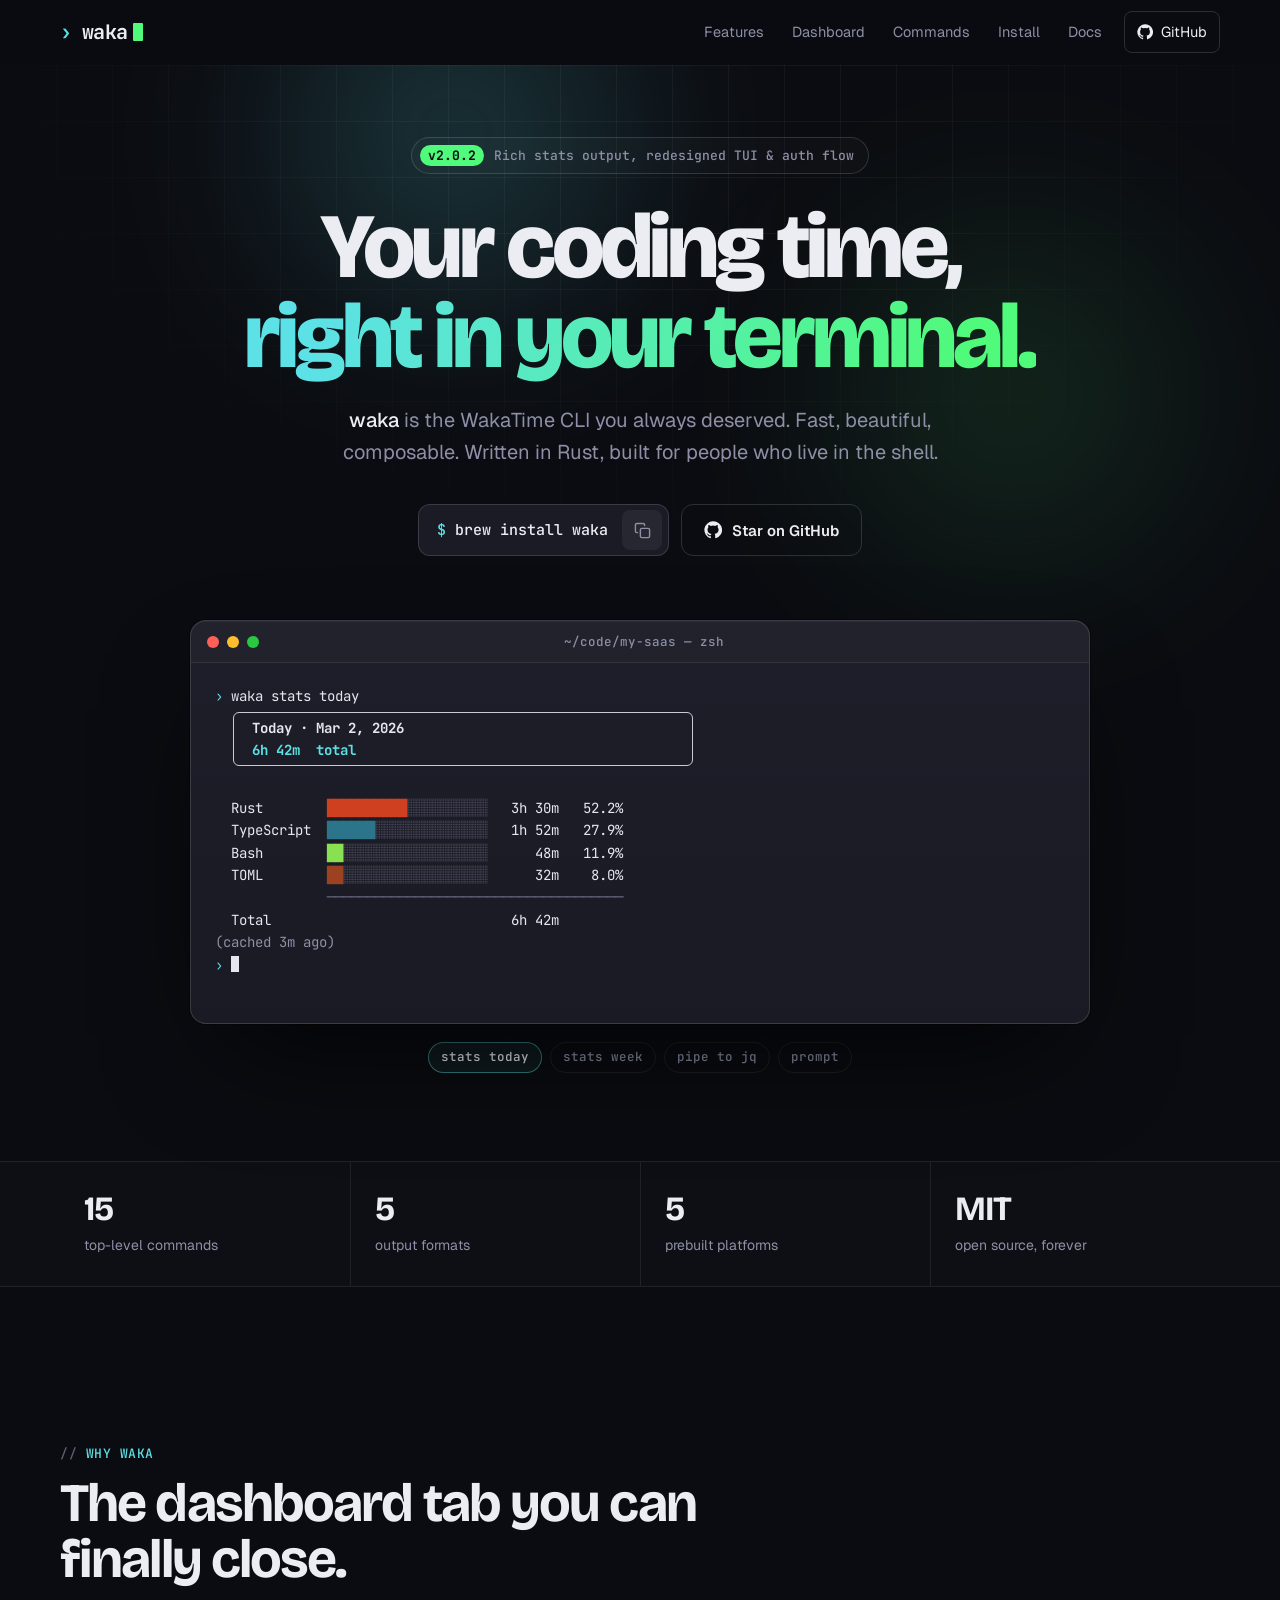
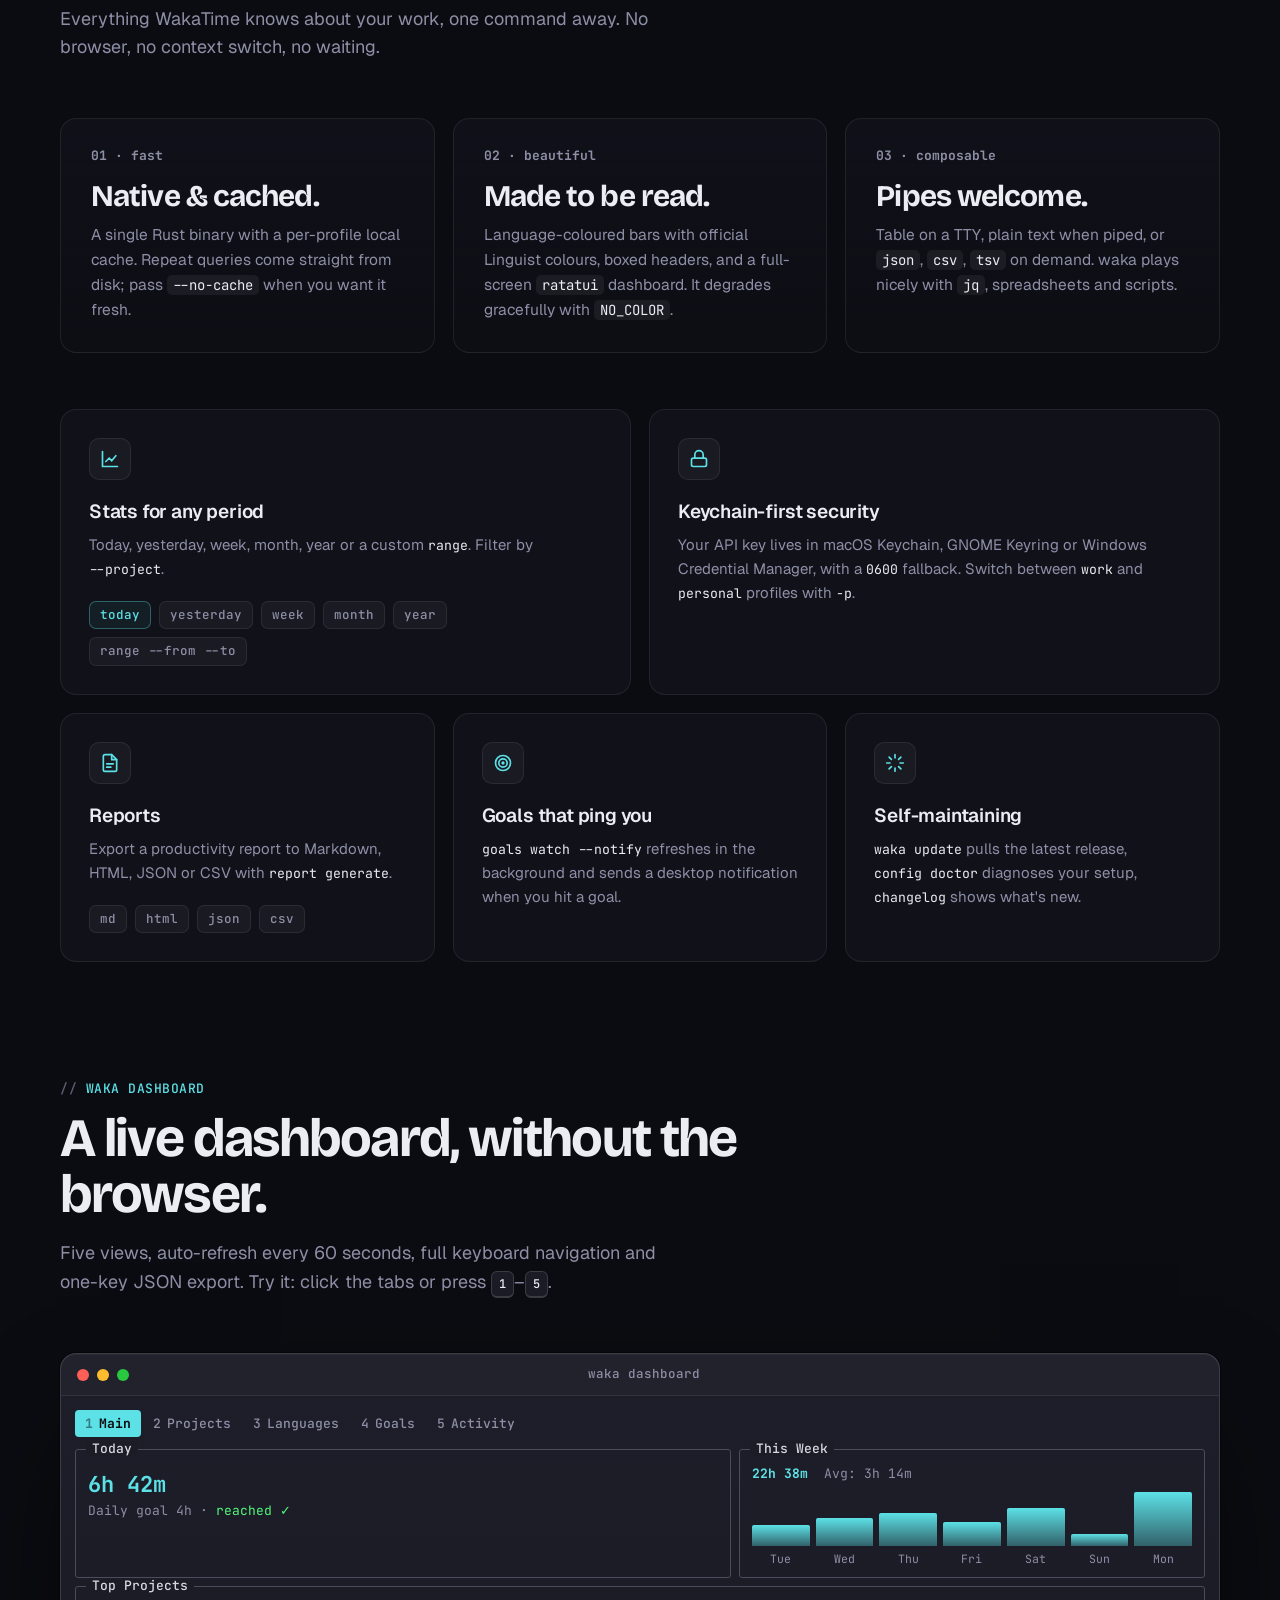
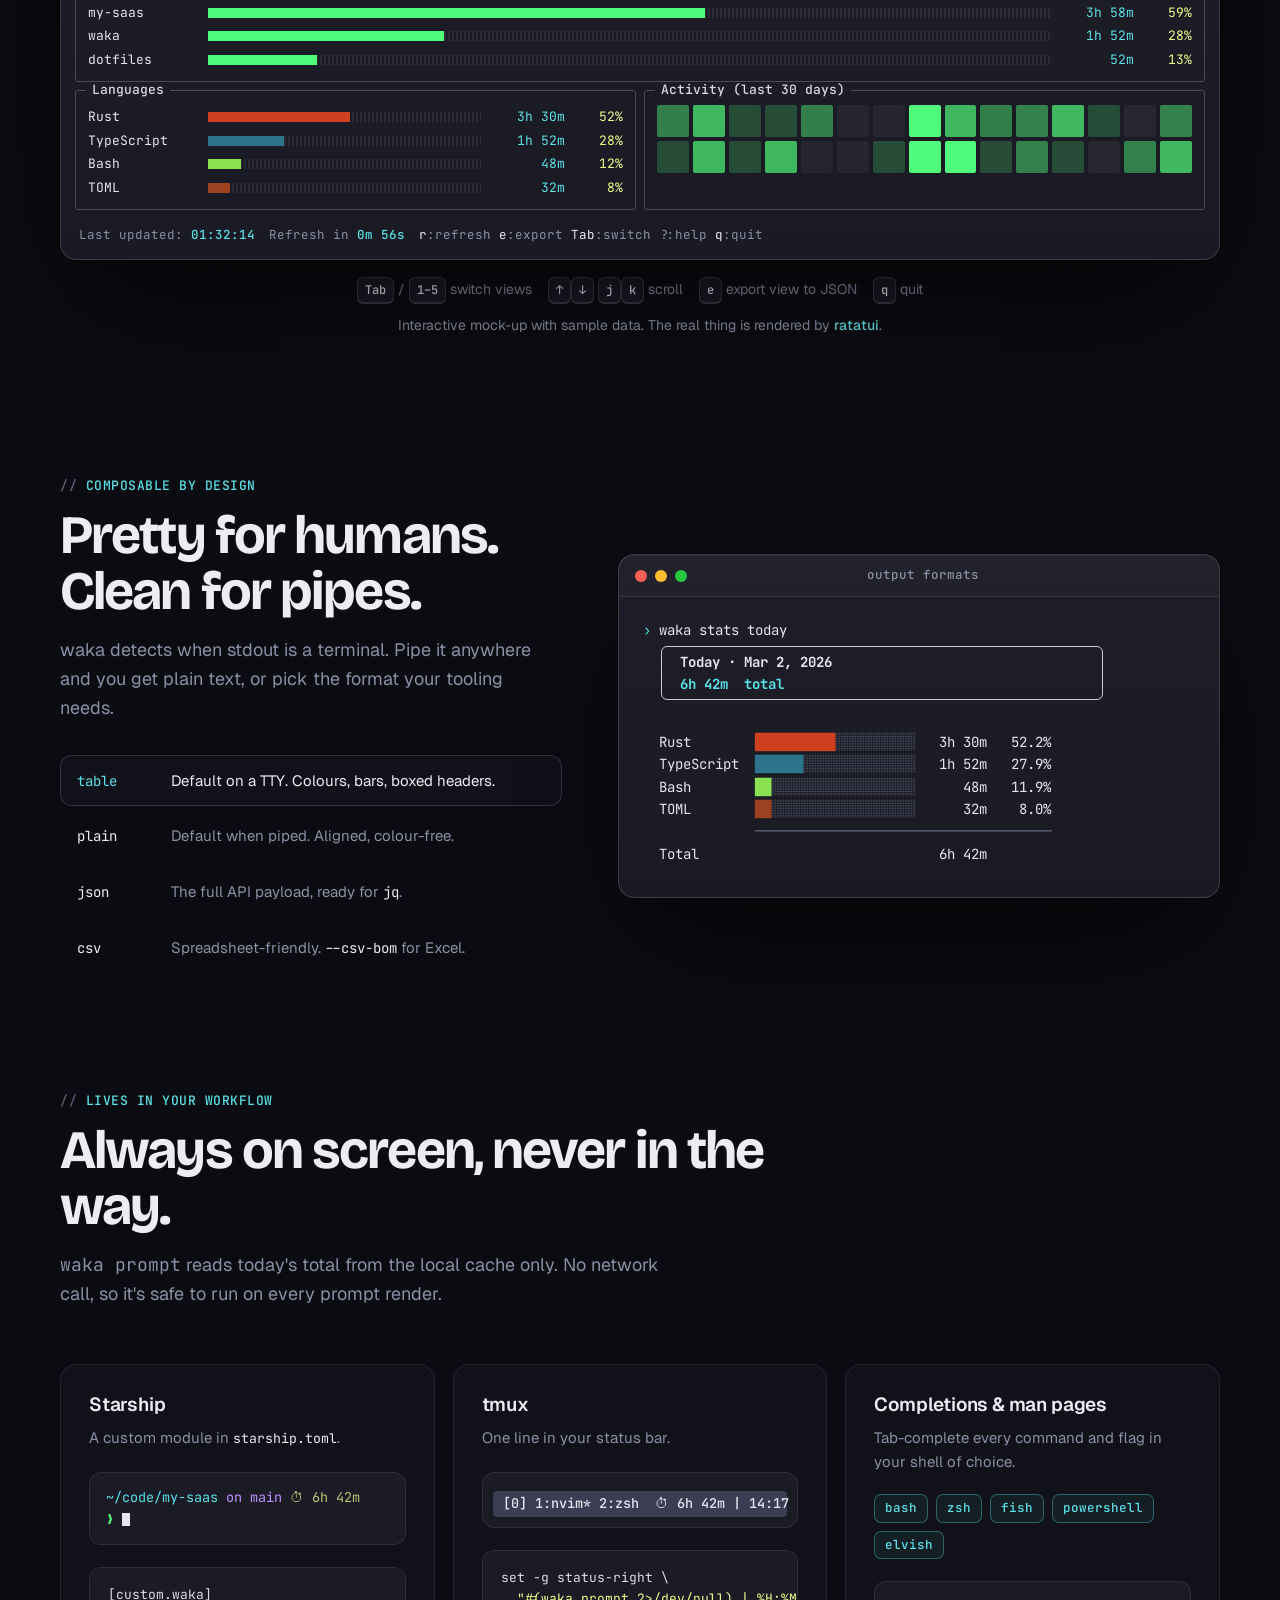
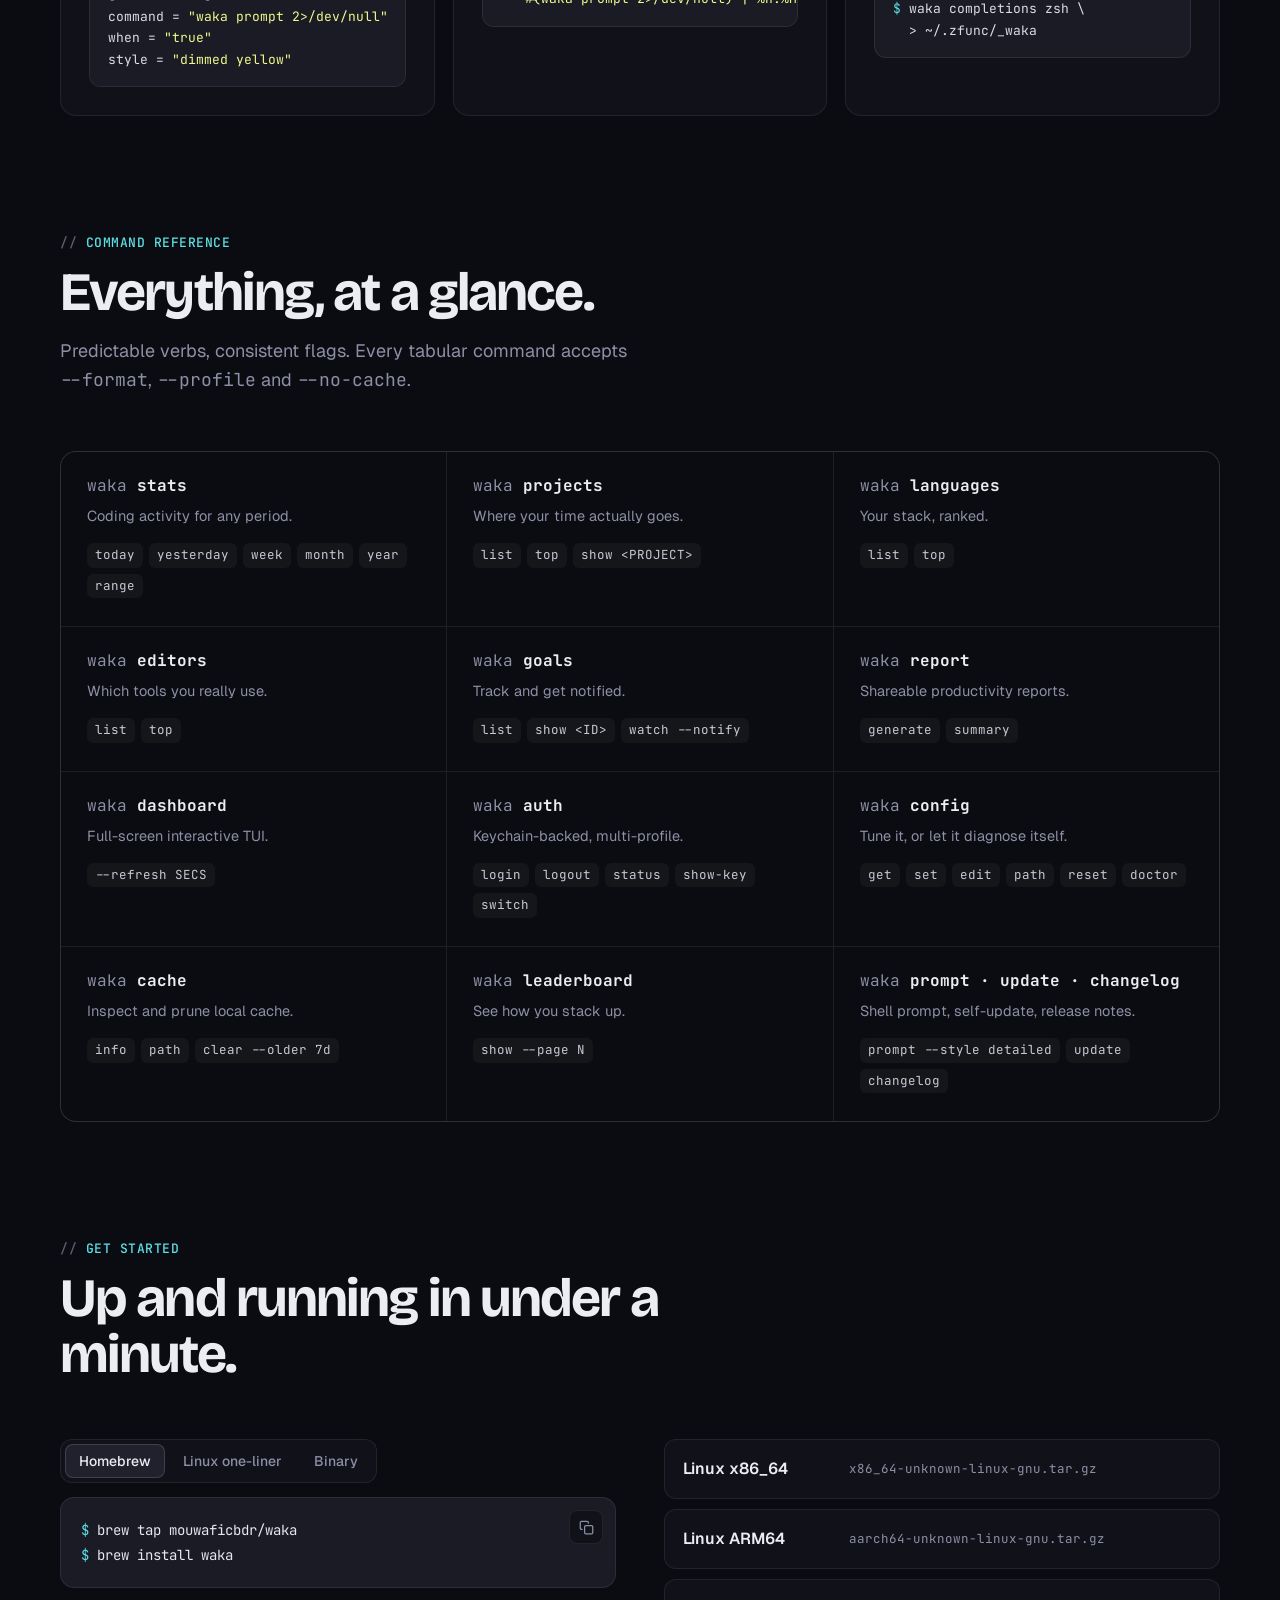
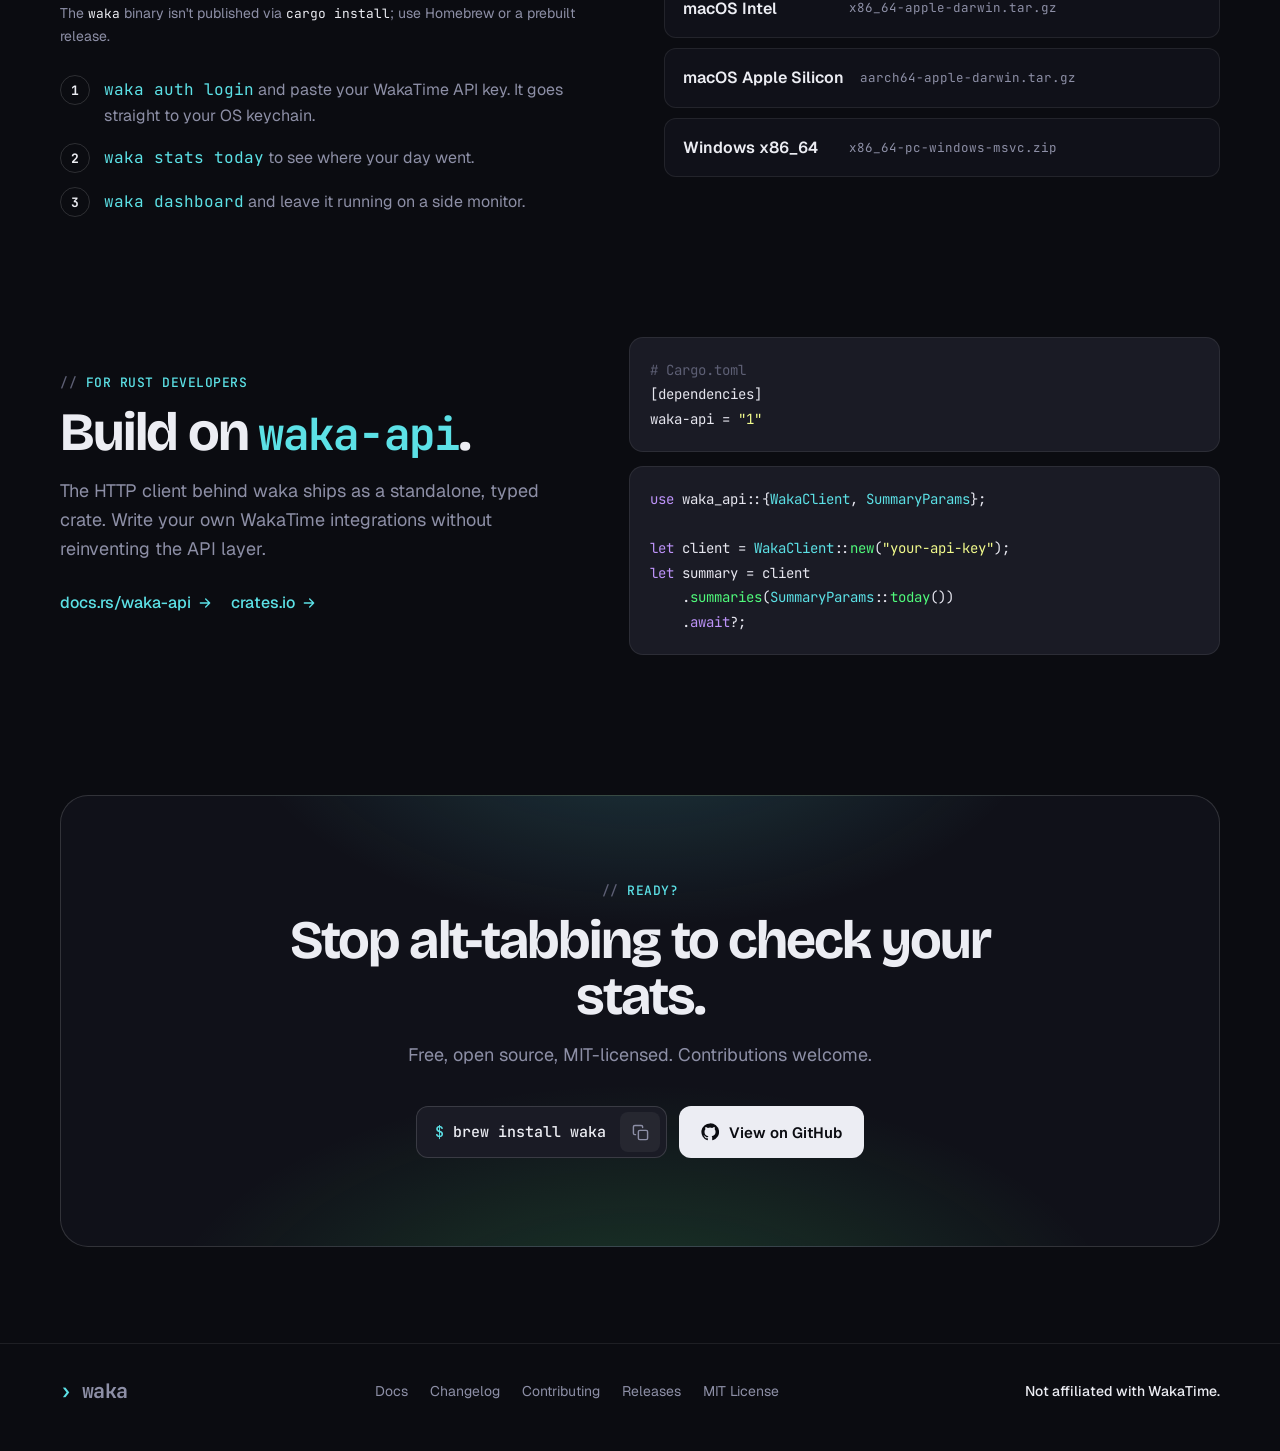
<file: site/index.html>
<!doctype html>
<html lang="en">
<head>
<meta charset="utf-8">
<meta name="viewport" content="width=device-width, initial-scale=1">
<title>waka · The WakaTime CLI you always deserved</title>
<meta name="description" content="waka is a fast, beautiful, composable WakaTime CLI written in Rust. Coding stats, an interactive TUI dashboard, reports and shell prompt integration, all from your terminal.">
<meta name="theme-color" content="#0b0c11">
<meta property="og:title" content="waka · The WakaTime CLI you always deserved">
<meta property="og:description" content="Fast, beautiful, composable. Your WakaTime stats without leaving the terminal.">
<meta property="og:type" content="website">
<meta property="og:url" content="https://mouwaficbdr.github.io/waka/">
<meta property="og:image" content="https://mouwaficbdr.github.io/waka/og.png">
<meta property="og:image:width" content="1200">
<meta property="og:image:height" content="630">
<meta property="og:image:alt" content="waka: the WakaTime CLI you always deserved">
<meta name="twitter:card" content="summary_large_image">
<!-- Release tag baked into this page; the Pages workflow swaps it for the latest release. -->
<meta name="waka-version" content="v2.0.2">
<link rel="icon" href="data:image/svg+xml,%3Csvg xmlns='http://www.w3.org/2000/svg' viewBox='0 0 32 32'%3E%3Crect width='32' height='32' rx='8' fill='%2313141c'/%3E%3Cpath d='M8 11l5 5-5 5' stroke='%235ce1e6' stroke-width='3' fill='none' stroke-linecap='round' stroke-linejoin='round'/%3E%3Crect x='16' y='19' width='9' height='3' rx='1.5' fill='%2350fa7b'/%3E%3C/svg%3E">
<link rel="preconnect" href="https://fonts.googleapis.com">
<link rel="preconnect" href="https://fonts.gstatic.com" crossorigin>
<link href="https://fonts.googleapis.com/css2?family=Bricolage+Grotesque:opsz,wght@12..96,500;12..96,700;12..96,800&family=Geist:wght@400;500;600&family=JetBrains+Mono:wght@400;500;700&display=swap" rel="stylesheet">
<style>
:root {
  color-scheme: dark;
  --bg: #0b0c11;
  --bg-2: #101119;
  --panel: #1a1b25;
  --panel-2: #20212d;
  --line: rgba(255, 255, 255, .08);
  --line-2: rgba(255, 255, 255, .14);
  --text: #ecedf3;
  --muted: #8d8fa6;
  --dim: #5d5f74;
  --cyan: #5ce1e6;
  --green: #50fa7b;
  --yellow: #f1fa8c;
  --red: #ff6e6e;
  --purple: #bd93f9;
  /* GitHub Linguist colours, as used by waka-render */
  --l-rust: rgb(206, 64, 32);
  --l-ts: rgb(43, 116, 137);
  --l-py: rgb(53, 114, 165);
  --l-bash: rgb(137, 224, 81);
  --l-toml: rgb(156, 66, 33);
  --l-md: rgb(8, 63, 185);
  --l-yaml: rgb(203, 65, 84);
  --radius: 16px;
  --display: "Bricolage Grotesque", ui-sans-serif, system-ui, sans-serif;
  --body: "Geist", ui-sans-serif, system-ui, -apple-system, "Segoe UI", sans-serif;
  --mono: "JetBrains Mono", ui-monospace, "SFMono-Regular", Menlo, Consolas, monospace;
}

*, *::before, *::after { box-sizing: border-box; }
html { scroll-behavior: smooth; -webkit-text-size-adjust: 100%; }
body {
  margin: 0;
  background: var(--bg);
  color: var(--text);
  font: 400 16px/1.6 var(--body);
  -webkit-font-smoothing: antialiased;
  overflow-x: hidden;
}
a { color: inherit; text-decoration: none; }
code, kbd, pre { font-family: var(--mono); }
::selection { background: rgba(92, 225, 230, .3); }

.wrap { width: min(1160px, 100% - 32px); margin-inline: auto; }

/* ───────────── Background ───────────── */
.bg-grid {
  position: absolute; inset: 0 0 auto 0; height: 1100px; pointer-events: none; z-index: 0;
  background-image:
    linear-gradient(var(--line) 1px, transparent 1px),
    linear-gradient(90deg, var(--line) 1px, transparent 1px);
  background-size: 56px 56px;
  mask-image: radial-gradient(ellipse 70% 60% at 50% 0%, #000 30%, transparent 75%);
  -webkit-mask-image: radial-gradient(ellipse 70% 60% at 50% 0%, #000 30%, transparent 75%);
  opacity: .55;
}
.bg-glow {
  position: absolute; pointer-events: none; z-index: 0; filter: blur(90px); opacity: .5;
  width: 620px; height: 420px; border-radius: 50%;
}
.bg-glow.a { top: -140px; left: 50%; transform: translateX(-80%); background: radial-gradient(circle, rgba(92,225,230,.55), transparent 65%); }
.bg-glow.b { top: 120px; left: 50%; transform: translateX(10%); background: radial-gradient(circle, rgba(80,250,123,.32), transparent 65%); }

/* ───────────── Nav ───────────── */
.nav {
  position: sticky; top: 0; z-index: 50;
  backdrop-filter: saturate(160%) blur(14px); -webkit-backdrop-filter: saturate(160%) blur(14px);
  background: rgba(11, 12, 17, .72);
  border-bottom: 1px solid transparent;
  transition: border-color .3s;
}
.nav.scrolled { border-bottom-color: var(--line); }
.nav .wrap { display: flex; align-items: center; gap: 24px; height: 64px; }
.logo { display: inline-flex; align-items: center; gap: 2px; font: 700 20px/1 var(--mono); letter-spacing: -.02em; }
.logo .chev { color: var(--cyan); margin-right: 8px; }
.logo .cur { display: inline-block; width: 10px; height: 18px; background: var(--green); margin-left: 3px; animation: blink 1.1s steps(1) infinite; border-radius: 1px; }
@keyframes blink { 50% { opacity: 0; } }
.nav-links { display: flex; gap: 4px; margin-left: auto; align-items: center; }
.nav-links a { color: var(--muted); font-size: 14.5px; padding: 8px 12px; border-radius: 8px; transition: color .2s, background .2s; }
.nav-links a:hover { color: var(--text); background: rgba(255,255,255,.04); }
.nav-links .gh { color: var(--text); border: 1px solid var(--line-2); display: inline-flex; gap: 8px; align-items: center; margin-left: 6px; }
.nav-links .gh svg { width: 16px; height: 16px; }
@media (max-width: 760px) { .nav-links a:not(.gh) { display: none; } }

/* ───────────── Hero ───────────── */
.hero { position: relative; padding: 72px 0 40px; overflow: clip; }
.hero > .wrap { position: relative; z-index: 1; }
.hero-head { text-align: center; max-width: 860px; margin: 0 auto; }
.pill {
  display: inline-flex; align-items: center; gap: 10px;
  font: 500 13px/1 var(--mono); color: var(--muted);
  padding: 7px 14px 7px 8px; border: 1px solid var(--line-2); border-radius: 999px;
  background: rgba(255,255,255,.02);
  transition: border-color .2s, color .2s;
}
.pill:hover { border-color: rgba(92,225,230,.5); color: var(--text); }
.pill b { color: var(--bg); background: var(--green); padding: 4px 8px; border-radius: 999px; font-weight: 700; }
h1 {
  font: 800 clamp(42px, 7.4vw, 92px)/.98 var(--display);
  letter-spacing: -.045em; margin: 28px 0 22px;
}
h1 .grad {
  background: linear-gradient(100deg, var(--cyan) 10%, var(--green) 90%);
  -webkit-background-clip: text; background-clip: text; color: transparent;
}
.lede { font-size: clamp(17px, 2vw, 20px); color: var(--muted); max-width: 640px; margin: 0 auto; }
.lede strong { color: var(--text); font-weight: 500; }
.cta-row { display: flex; gap: 12px; justify-content: center; flex-wrap: wrap; margin-top: 36px; }

.copy-cmd {
  display: inline-flex; align-items: center; gap: 14px;
  font: 500 15px/1 var(--mono);
  background: var(--panel); border: 1px solid var(--line-2); border-radius: 12px;
  padding: 0 6px 0 18px; height: 52px; color: var(--text); cursor: pointer;
  transition: border-color .2s, transform .2s;
  max-width: 100%;
}
.copy-cmd:hover { border-color: rgba(92,225,230,.55); }
.copy-cmd .p { color: var(--cyan); }
.copy-cmd .t { white-space: nowrap; overflow: hidden; text-overflow: ellipsis; }
.copy-cmd .ic {
  display: grid; place-items: center; width: 40px; height: 40px; border-radius: 8px;
  background: rgba(255,255,255,.05); color: var(--muted); flex: none; transition: color .2s, background .2s;
}
.copy-cmd.ok .ic { color: var(--green); background: rgba(80,250,123,.12); }
.copy-cmd svg { width: 17px; height: 17px; }

.btn {
  display: inline-flex; align-items: center; gap: 10px; height: 52px; padding: 0 22px;
  border-radius: 12px; font: 600 15px/1 var(--body);
  transition: transform .2s, box-shadow .2s, background .2s;
}
.btn svg { width: 18px; height: 18px; }
.btn-primary { background: var(--text); color: var(--bg); }
.btn-primary:hover { transform: translateY(-1px); box-shadow: 0 10px 30px -10px rgba(92,225,230,.6); }
.btn-ghost { border: 1px solid var(--line-2); color: var(--text); }
.btn-ghost:hover { background: rgba(255,255,255,.04); }

/* ───────────── Terminal window ───────────── */
.term {
  position: relative;
  background: linear-gradient(180deg, #1d1e29, #191a23);
  border: 1px solid var(--line-2); border-radius: var(--radius);
  box-shadow: 0 50px 120px -40px rgba(0,0,0,.9), 0 0 0 1px rgba(0,0,0,.4), inset 0 1px 0 rgba(255,255,255,.05);
  overflow: hidden;
}
.term-bar {
  display: flex; align-items: center; gap: 8px; height: 42px; padding: 0 16px;
  border-bottom: 1px solid var(--line); background: rgba(255,255,255,.015);
}
.dot { width: 12px; height: 12px; border-radius: 50%; background: #3a3b4a; }
.term-bar .dot:nth-child(1) { background: #ff5f57; }
.term-bar .dot:nth-child(2) { background: #febc2e; }
.term-bar .dot:nth-child(3) { background: #28c840; }
.term-title { flex: 1; text-align: center; font: 500 12.5px/1 var(--mono); color: var(--muted); margin-right: 52px; }
.term-body {
  font: 400 14px/1.6 var(--mono); padding: 22px 24px 26px; color: #e6e6ef;
  white-space: pre; overflow-x: auto;
}
.term-body .ln { min-height: 1.6em; }
.c-cy { color: var(--cyan); } .c-gr { color: var(--green); } .c-ye { color: var(--yellow); }
.c-mu { color: var(--muted); } .c-di { color: var(--dim); } .c-re { color: var(--red); } .c-pu { color: var(--purple); }
.b { font-weight: 700; }
.caret { display: inline-block; width: .6em; height: 1.15em; vertical-align: -.2em; background: #e6e6ef; animation: blink 1s steps(1) infinite; }
.hdr-box {
  display: inline-block; border: 1px solid #c9cad6; border-radius: 6px;
  padding: 4px 18px; margin: 4px 0 8px 18px; min-width: min(460px, 80%);
}

.hero-term { margin: 64px auto 0; max-width: 900px; }
.hero-term .term-body { height: 360px; }
@media (max-width: 600px) {
  .term-body { font-size: 11.5px; padding: 16px 14px 18px; }
  .hero-term .term-body { height: 300px; }
  .hdr-box { margin-left: 8px; padding: 4px 12px; }
  .hero { padding-top: 48px; }
}
.scene-tabs { display: flex; justify-content: center; gap: 8px; margin-top: 18px; flex-wrap: wrap; }
.scene-tabs button {
  font: 500 12.5px/1 var(--mono); color: var(--muted); background: none; border: 1px solid var(--line);
  padding: 8px 12px; border-radius: 999px; cursor: pointer; transition: color .2s, border-color .2s, background .2s;
}
.scene-tabs button:hover { color: var(--muted); }
.scene-tabs button[aria-pressed="true"] { color: var(--text); border-color: rgba(92,225,230,.5); background: rgba(92,225,230,.07); }

/* ───────────── Stats strip ───────────── */
.strip { border-block: 1px solid var(--line); margin-top: 88px; background: rgba(255,255,255,.012); }
.strip .wrap { display: grid; grid-template-columns: repeat(4, 1fr); }
.stat { padding: 30px 24px; border-left: 1px solid var(--line); }
.stat:first-child { border-left: 0; }
.stat .n { font: 700 34px/1 var(--display); letter-spacing: -.03em; }
.stat .l { color: var(--muted); font-size: 14px; margin-top: 8px; }
@media (max-width: 760px) {
  .strip .wrap { grid-template-columns: repeat(2, 1fr); }
  .stat:nth-child(3) { border-left: 0; }
  .stat:nth-child(n+3) { border-top: 1px solid var(--line); }
}

/* ───────────── Sections ───────────── */
section { position: relative; }
.sec { padding: 120px 0 0; }
.eyebrow { font: 500 13px/1 var(--mono); color: var(--cyan); letter-spacing: .04em; text-transform: uppercase; }
.eyebrow::before { content: "// "; color: var(--dim); }
h2 { font: 700 clamp(32px, 4.6vw, 54px)/1.04 var(--display); letter-spacing: -.035em; margin: 16px 0 16px; max-width: 760px; }
.sec-lede { color: var(--muted); font-size: 18px; max-width: 620px; margin: 0; }
.sec-lede code, .card p code, .pillar code, .note code { white-space: nowrap; }

/* Pillars */
.pillars { display: grid; grid-template-columns: repeat(3, 1fr); gap: 18px; margin-top: 56px; }
.pillar {
  position: relative; padding: 30px; border-radius: var(--radius);
  background: linear-gradient(180deg, var(--bg-2), rgba(16,17,25,.4));
  border: 1px solid var(--line); overflow: hidden;
}
.pillar .k { font: 700 13px/1 var(--mono); color: var(--muted); }
.pillar h3 { font: 700 30px/1.1 var(--display); letter-spacing: -.03em; margin: 18px 0 10px; }
.pillar p { color: var(--muted); margin: 0; font-size: 15.5px; }
.pillar code { font-size: .9em; color: var(--text); background: rgba(255,255,255,.06); padding: 1px 6px; border-radius: 5px; }
@media (max-width: 860px) { .pillars { grid-template-columns: 1fr; } }

/* Bento features */
.bento { display: grid; grid-template-columns: repeat(6, 1fr); gap: 18px; margin-top: 56px; }
.card {
  grid-column: span 2; padding: 28px; border-radius: var(--radius);
  background: var(--bg-2); border: 1px solid var(--line);
  transition: border-color .25s, transform .25s;
  display: flex; flex-direction: column;
}
.card:hover { border-color: var(--line-2); }
.card.w3 { grid-column: span 3; }
.card .ico {
  width: 42px; height: 42px; border-radius: 10px; display: grid; place-items: center;
  background: rgba(255,255,255,.04); border: 1px solid var(--line); color: var(--cyan); margin-bottom: 20px;
}
.card .ico svg { width: 20px; height: 20px; }
.card h3 { font: 600 19px/1.3 var(--body); letter-spacing: -.01em; margin: 0 0 8px; }
.card p { color: var(--muted); margin: 0; font-size: 15px; }
.card p code { color: var(--text); font-size: .88em; }
.mini {
  margin-top: 22px; padding: 16px 18px; border-radius: 12px; background: var(--panel);
  border: 1px solid var(--line); font: 400 13px/1.65 var(--mono); white-space: pre; overflow-x: auto; color: #dcdce6;
}
.mini.grow { margin-top: auto; }
.card > .mini:last-child { margin-top: 22px; }
.chips { display: flex; flex-wrap: wrap; gap: 8px; margin-top: 20px; }
.chip { font: 500 12.5px/1 var(--mono); padding: 7px 10px; border-radius: 7px; background: rgba(255,255,255,.04); border: 1px solid var(--line); color: var(--muted); }
.chip.on { color: var(--cyan); border-color: rgba(92,225,230,.35); background: rgba(92,225,230,.06); }
@media (max-width: 980px) { .bento { grid-template-columns: repeat(2, 1fr); } .card, .card.w3 { grid-column: span 1; } }
@media (max-width: 640px) { .bento { grid-template-columns: 1fr; } }

/* ───────────── TUI showcase ───────────── */
.tui-wrap { margin-top: 56px; }
.tui .term-body { white-space: normal; padding: 14px; font-size: 13px; line-height: 1.5; }
.tui-tabs { display: flex; gap: 2px; flex-wrap: wrap; margin-bottom: 12px; font-family: var(--mono); }
.tui-tabs button {
  font: 500 13px/1 var(--mono); background: none; border: 0; color: var(--muted); padding: 7px 10px; cursor: pointer; border-radius: 4px;
}
.tui-tabs button .kn { color: var(--muted); margin-right: 6px; }
.tui-tabs button[aria-selected="true"] { color: var(--bg); background: var(--cyan); font-weight: 700; }
.tui-tabs button[aria-selected="true"] .kn { color: rgba(0,0,0,.45); }
.tui-grid { display: grid; grid-template-columns: repeat(12, 1fr); gap: 8px; }
.box {
  position: relative; border: 1px solid #4a4c5e; border-radius: 3px; padding: 14px 12px 10px; min-height: 80px;
}
.box > .bt { position: absolute; top: -9px; left: 10px; background: #1b1c26; padding: 0 6px; color: #d7d8e2; font-weight: 500; line-height: 1.2; }
.s12 { grid-column: span 12; } .s7 { grid-column: span 7; } .s5 { grid-column: span 5; } .s6 { grid-column: span 6; }
@media (max-width: 760px) { .s7, .s5, .s6 { grid-column: span 12; } }
.row { display: grid; grid-template-columns: 110px 1fr 74px 48px; gap: 10px; align-items: center; padding: 2px 0; }
.row .bar { height: 10px; background: repeating-linear-gradient(90deg, rgba(255,255,255,.07) 0 2px, transparent 2px 4px); position: relative; }
.row .bar i { position: absolute; inset: 0 auto 0 0; background: var(--green); transition: width .9s cubic-bezier(.2,.8,.2,1); }
.row .t { color: var(--cyan); text-align: right; }
.row .pc { color: var(--yellow); text-align: right; }
@media (max-width: 520px) { .row { grid-template-columns: 84px 1fr 62px; } .row .pc { display: none; } }
.spark { display: flex; align-items: flex-end; gap: 6px; height: 54px; margin-top: 8px; }
.spark span { flex: 1; background: linear-gradient(180deg, var(--cyan), rgba(92,225,230,.35)); border-radius: 2px 2px 0 0; min-height: 3px; transition: height .8s cubic-bezier(.2,.8,.2,1); }
.days { display: flex; gap: 6px; color: var(--muted); font-size: 11.5px; margin-top: 4px; }
.days span { flex: 1; text-align: center; }
.gauge { margin: 6px 0 10px; }
.gauge .top { display: flex; justify-content: space-between; gap: 10px; }
.gauge .track { height: 10px; margin-top: 6px; background: repeating-linear-gradient(90deg, rgba(255,255,255,.07) 0 2px, transparent 2px 4px); position: relative; }
.gauge .track i { position: absolute; inset: 0 auto 0 0; transition: width .9s cubic-bezier(.2,.8,.2,1); }
.heat { display: grid; grid-template-columns: repeat(15, 1fr); gap: 4px; }
.heat span { aspect-ratio: 1; border-radius: 2px; background: rgba(255,255,255,.05); }
.heat.big { grid-template-columns: repeat(10, 1fr); gap: 6px; max-width: 520px; }
.heat .h1 { background: rgba(80,250,123,.22); } .heat .h2 { background: rgba(80,250,123,.45); }
.heat .h3 { background: rgba(80,250,123,.7); } .heat .h4 { background: var(--green); }
.status {
  margin-top: 10px; padding: 6px 4px 0; color: var(--muted); font-size: 12.5px; display: flex; flex-wrap: wrap; gap: 6px 14px;
}
.status b { color: var(--cyan); font-weight: 500; }
.status .k { color: var(--text); }
.tui-panel[hidden] { display: none; }
.tui-hint { display: flex; gap: 16px; flex-wrap: wrap; justify-content: center; margin-top: 18px; color: var(--muted); font-size: 14px; }
kbd {
  font: 500 12px/1 var(--mono); padding: 4px 7px; border-radius: 6px; color: var(--text);
  background: var(--panel); border: 1px solid var(--line-2); border-bottom-width: 2px;
}

/* ───────────── Pipe section ───────────── */
.split { display: grid; grid-template-columns: 1fr 1.2fr; gap: 56px; align-items: center; margin-top: 8px; }
@media (max-width: 920px) { .split { grid-template-columns: 1fr; gap: 36px; } }
.fmt-list { list-style: none; padding: 0; margin: 32px 0 0; display: grid; gap: 4px; }
.fmt-list button {
  width: 100%; text-align: left; display: grid; grid-template-columns: 80px 1fr; gap: 14px; align-items: baseline;
  padding: 14px 16px; border-radius: 12px; border: 1px solid transparent; background: none; color: var(--muted);
  font: 400 15px/1.45 var(--body); cursor: pointer; transition: color .2s, border-color .2s, background .2s;
}
.fmt-list button code { color: var(--text); font-size: 14px; }
.fmt-list button:hover { background: rgba(255,255,255,.025); }
.fmt-list button[aria-pressed="true"] { border-color: var(--line-2); background: var(--bg-2); color: var(--text); }
.fmt-list button[aria-pressed="true"] code { color: var(--cyan); }
.pipe-term .term-body { min-height: 300px; }

/* ───────────── Integrations ───────────── */
.integ { display: grid; grid-template-columns: repeat(3, 1fr); gap: 18px; margin-top: 56px; }
@media (max-width: 920px) { .integ { grid-template-columns: 1fr; } }
.integ .card { grid-column: auto; }
.prompt-demo {
  margin-top: 22px; padding: 14px 16px; border-radius: 12px; background: var(--panel); border: 1px solid var(--line);
  font: 13.5px/1.6 var(--mono); white-space: nowrap; overflow-x: auto;
}
.tmux { display: flex; justify-content: space-between; gap: 16px; background: #28c840; color: #0b0c11; padding: 2px 10px; border-radius: 4px; margin-top: 8px; font-weight: 500; }
.tmux.bar { background: #3b3d52; color: #e6e6ef; }

/* ───────────── Commands ───────────── */
.cmd-grid { display: grid; grid-template-columns: repeat(3, 1fr); gap: 1px; background: var(--line); border: 1px solid var(--line); border-radius: var(--radius); overflow: hidden; margin-top: 56px; }
@media (max-width: 920px) { .cmd-grid { grid-template-columns: repeat(2, 1fr); } }
@media (max-width: 600px) { .cmd-grid { grid-template-columns: 1fr; } }
.cmd { background: var(--bg); padding: 26px 26px 28px; transition: background .25s; }
.cmd:hover { background: var(--bg-2); }
.cmd h3 { margin: 0; font: 700 16px/1 var(--mono); }
.cmd h3 span { color: var(--muted); font-weight: 400; }
.cmd p { margin: 10px 0 16px; color: var(--muted); font-size: 14.5px; }
.cmd ul { list-style: none; padding: 0; margin: 0; display: flex; flex-wrap: wrap; gap: 6px; }
.cmd li { font: 400 12.5px/1 var(--mono); padding: 6px 8px; border-radius: 6px; background: rgba(255,255,255,.04); color: #c8c9d6; }

/* ───────────── Install ───────────── */
.install { display: grid; grid-template-columns: 1fr 1fr; gap: 48px; margin-top: 56px; align-items: start; }
@media (max-width: 920px) { .install { grid-template-columns: 1fr; } }
.tabs { display: flex; gap: 4px; padding: 4px; border-radius: 12px; background: var(--bg-2); border: 1px solid var(--line); width: fit-content; max-width: 100%; overflow-x: auto; }
.tabs button { font: 500 14px/1 var(--body); color: var(--muted); background: none; border: 0; padding: 10px 14px; border-radius: 8px; cursor: pointer; white-space: nowrap; }
.tabs button[aria-selected="true"] { background: var(--panel-2); color: var(--text); box-shadow: inset 0 0 0 1px var(--line-2); }
.code {
  position: relative; margin-top: 14px; background: var(--panel); border: 1px solid var(--line); border-radius: 14px;
  font: 400 14px/1.75 var(--mono); padding: 20px 56px 20px 20px; white-space: pre; overflow-x: auto; color: #e6e6ef;
}
.code .copy {
  position: absolute; top: 12px; right: 12px; width: 34px; height: 34px; display: grid; place-items: center;
  border-radius: 8px; border: 1px solid var(--line); background: var(--bg-2); color: var(--muted); cursor: pointer; transition: color .2s, border-color .2s;
}
.code .copy:hover { color: var(--text); }
.code .copy.ok { color: var(--green); border-color: rgba(80,250,123,.4); }
.code .copy svg { width: 15px; height: 15px; }
.note { color: var(--muted); font-size: 14px; margin-top: 14px; }
.note code { color: var(--text); font-size: .92em; }
.platforms { display: grid; gap: 10px; }
.plat {
  display: flex; align-items: center; gap: 16px; padding: 16px 18px; border-radius: 12px; border: 1px solid var(--line); background: var(--bg-2);
}
.plat .os { font-weight: 600; min-width: 150px; }
.plat code { color: var(--muted); font-size: 12.5px; overflow: hidden; text-overflow: ellipsis; white-space: nowrap; }
@media (max-width: 520px) { .plat { flex-direction: column; align-items: flex-start; gap: 4px; } .plat code { max-width: 100%; } }
.steps { counter-reset: s; list-style: none; padding: 0; margin: 28px 0 0; display: grid; gap: 14px; }
.steps li { counter-increment: s; display: grid; grid-template-columns: 30px 1fr; gap: 14px; align-items: baseline; color: var(--muted); }
.steps li::before { content: counter(s); font: 700 13px/30px var(--mono); width: 30px; height: 30px; text-align: center; border-radius: 50%; border: 1px solid var(--line-2); color: var(--text); }
.steps code { color: var(--cyan); }

/* ───────────── Crate ───────────── */
.crate { display: grid; grid-template-columns: 1fr 1.15fr; gap: 56px; align-items: center; }
@media (max-width: 920px) { .crate { grid-template-columns: 1fr; gap: 32px; } }
.tk-k { color: var(--purple); } .tk-t { color: var(--cyan); } .tk-s { color: var(--yellow); } .tk-f { color: var(--green); } .tk-c { color: var(--dim); }
.links-row { display: flex; gap: 18px; flex-wrap: wrap; margin-top: 26px; }
.arrow-link { color: var(--cyan); font-weight: 500; display: inline-flex; gap: 6px; align-items: center; }
.arrow-link:hover { text-decoration: underline; text-underline-offset: 4px; }

/* ───────────── Final CTA ───────────── */
.final {
  position: relative; margin-top: 140px; padding: 88px 32px; border-radius: 28px; text-align: center; overflow: hidden;
  border: 1px solid var(--line-2);
  background:
    radial-gradient(ellipse 60% 80% at 50% 120%, rgba(80,250,123,.18), transparent 70%),
    radial-gradient(ellipse 50% 70% at 50% -20%, rgba(92,225,230,.2), transparent 70%),
    var(--bg-2);
}
.final h2 { margin-inline: auto; }
.final .sec-lede { margin-inline: auto; }

footer { margin-top: 96px; border-top: 1px solid var(--line); padding: 36px 0 48px; color: var(--muted); font-size: 14px; }
footer .wrap { display: flex; flex-wrap: wrap; gap: 20px 32px; align-items: center; justify-content: space-between; }
footer nav { display: flex; gap: 22px; flex-wrap: wrap; }
footer a:hover { color: var(--text); }
footer .disclaimer { color: var(--text); font-weight: 500; }

/* Grid children must be allowed to shrink below their <pre> content width. */
.split > *, .crate > *, .install > *, .integ > *, .bento > *, .pillars > *, .tui-grid > * { min-width: 0; }

/* ───────────── Reveal ───────────── */
.reveal { opacity: 0; transform: translateY(24px); transition: opacity .8s cubic-bezier(.2,.8,.2,1), transform .8s cubic-bezier(.2,.8,.2,1); }
.reveal.in { opacity: 1; transform: none; }
@media (prefers-reduced-motion: reduce) {
  html { scroll-behavior: auto; }
  .reveal { opacity: 1; transform: none; transition: none; }
  .caret, .logo .cur { animation: none; }
}
.sr { position: absolute; width: 1px; height: 1px; overflow: hidden; clip: rect(0 0 0 0); white-space: nowrap; }
.skip-link {
  position: absolute; top: -48px; left: 12px; z-index: 100;
  background: var(--text); color: var(--bg); font: 600 14px/1 var(--body);
  padding: 10px 16px; border-radius: 8px; transition: top .2s;
}
.skip-link:focus { top: 12px; }
</style>
</head>
<body>

<a class="skip-link" href="#top">Skip to content</a>

<svg width="0" height="0" style="position:absolute" aria-hidden="true">
  <symbol id="i-copy" viewBox="0 0 24 24" fill="none" stroke="currentColor" stroke-width="2" stroke-linecap="round" stroke-linejoin="round"><rect x="9" y="9" width="13" height="13" rx="2"/><path d="M5 15H4a2 2 0 0 1-2-2V4a2 2 0 0 1 2-2h9a2 2 0 0 1 2 2v1"/></symbol>
  <symbol id="i-check" viewBox="0 0 24 24" fill="none" stroke="currentColor" stroke-width="2.4" stroke-linecap="round" stroke-linejoin="round"><path d="M20 6 9 17l-5-5"/></symbol>
  <symbol id="i-gh" viewBox="0 0 24 24" fill="currentColor"><path d="M12 .5a11.5 11.5 0 0 0-3.64 22.41c.58.1.79-.25.79-.56v-2c-3.2.7-3.88-1.37-3.88-1.37-.52-1.33-1.28-1.69-1.28-1.69-1.05-.71.08-.7.08-.7 1.16.08 1.77 1.19 1.77 1.19 1.03 1.77 2.7 1.26 3.36.96.1-.75.4-1.26.73-1.55-2.55-.29-5.24-1.28-5.24-5.69 0-1.26.45-2.29 1.19-3.1-.12-.29-.52-1.46.11-3.05 0 0 .97-.31 3.17 1.18a11 11 0 0 1 5.77 0c2.2-1.49 3.17-1.18 3.17-1.18.63 1.59.23 2.76.11 3.05.74.81 1.19 1.84 1.19 3.1 0 4.42-2.69 5.39-5.26 5.68.41.36.78 1.06.78 2.14v3.17c0 .31.21.67.8.56A11.5 11.5 0 0 0 12 .5Z"/></symbol>
  <symbol id="i-arrow" viewBox="0 0 24 24" fill="none" stroke="currentColor" stroke-width="2" stroke-linecap="round" stroke-linejoin="round"><path d="M5 12h14M13 6l6 6-6 6"/></symbol>
</svg>

<header class="nav" id="nav">
  <div class="wrap">
    <a class="logo" href="#top" aria-label="waka home"><span class="chev">›</span>waka<span class="cur" aria-hidden="true"></span></a>
    <nav class="nav-links" aria-label="Primary">
      <a href="#features">Features</a>
      <a href="#dashboard">Dashboard</a>
      <a href="#commands">Commands</a>
      <a href="#install">Install</a>
      <a href="docs/">Docs</a>
      <a class="gh" href="https://github.com/mouwaficbdr/waka"><svg aria-hidden="true"><use href="#i-gh"/></svg>GitHub</a>
    </nav>
  </div>
</header>

<main id="top">
<!-- ═════════════ HERO ═════════════ -->
<section class="hero">
  <div class="bg-grid"></div>
  <div class="bg-glow a"></div>
  <div class="bg-glow b"></div>
  <div class="wrap">
    <div class="hero-head">
      <a class="pill" href="https://github.com/mouwaficbdr/waka/releases/latest"><b>v2.0.2</b>Rich stats output, redesigned TUI &amp; auth flow</a>
      <h1>Your coding time,<br><span class="grad">right in your terminal.</span></h1>
      <p class="lede"><strong>waka</strong> is the WakaTime CLI you always deserved. Fast, beautiful, composable. Written in Rust, built for people who live in the shell.</p>
      <div class="cta-row">
        <button class="copy-cmd" data-copy="brew tap mouwaficbdr/waka && brew install waka" aria-label="Copy Homebrew install command">
          <span class="t"><span class="p">$</span> brew install waka</span>
          <span class="ic"><svg aria-hidden="true"><use href="#i-copy"/></svg></span>
        </button>
        <a class="btn btn-ghost" href="https://github.com/mouwaficbdr/waka"><svg aria-hidden="true"><use href="#i-gh"/></svg>Star on GitHub</a>
      </div>
    </div>

    <div class="hero-term reveal">
      <div class="term">
        <div class="term-bar"><span class="dot"></span><span class="dot"></span><span class="dot"></span><span class="term-title">~/code/my-saas — zsh</span></div>
        <div class="term-body" id="heroTerm" aria-live="polite"></div>
      </div>
      <div class="scene-tabs" id="sceneTabs" role="group" aria-label="Demo commands"></div>
    </div>
  </div>

  <div class="strip">
    <div class="wrap">
      <div class="stat reveal"><div class="n">15</div><div class="l">top-level commands</div></div>
      <div class="stat reveal"><div class="n">5</div><div class="l">output formats</div></div>
      <div class="stat reveal"><div class="n">5</div><div class="l">prebuilt platforms</div></div>
      <div class="stat reveal"><div class="n">MIT</div><div class="l">open source, forever</div></div>
    </div>
  </div>
</section>

<!-- ═════════════ PILLARS ═════════════ -->
<section class="sec" id="features">
  <div class="wrap">
    <div class="eyebrow reveal">Why waka</div>
    <h2 class="reveal">The dashboard tab you can finally close.</h2>
    <p class="sec-lede reveal">Everything WakaTime knows about your work, one command away. No browser, no context switch, no waiting.</p>

    <div class="pillars">
      <article class="pillar reveal">
        <div class="k">01 · fast</div>
        <h3>Native &amp; cached.</h3>
        <p>A single Rust binary with a per-profile local cache. Repeat queries come straight from disk; pass <code>--no-cache</code> when you want it fresh.</p>
      </article>
      <article class="pillar reveal">
        <div class="k">02 · beautiful</div>
        <h3>Made to be read.</h3>
        <p>Language-coloured bars with official Linguist colours, boxed headers, and a full-screen <code>ratatui</code> dashboard. It degrades gracefully with <code>NO_COLOR</code>.</p>
      </article>
      <article class="pillar reveal">
        <div class="k">03 · composable</div>
        <h3>Pipes welcome.</h3>
        <p>Table on a TTY, plain text when piped, or <code>json</code>, <code>csv</code>, <code>tsv</code> on demand. waka plays nicely with <code>jq</code>, spreadsheets and scripts.</p>
      </article>
    </div>

    <div class="bento">
      <article class="card w3 reveal">
        <div class="ico"><svg aria-hidden="true" viewBox="0 0 24 24" fill="none" stroke="currentColor" stroke-width="2" stroke-linecap="round"><path d="M3 3v18h18"/><path d="M7 15l4-4 3 3 5-6"/></svg></div>
        <h3>Stats for any period</h3>
        <p>Today, yesterday, week, month, year or a custom <code>range</code>. Filter by <code>--project</code>.</p>
        <div class="chips"><span class="chip on">today</span><span class="chip">yesterday</span><span class="chip">week</span><span class="chip">month</span><span class="chip">year</span><span class="chip">range --from --to</span></div>
      </article>
      <article class="card w3 reveal">
        <div class="ico"><svg aria-hidden="true" viewBox="0 0 24 24" fill="none" stroke="currentColor" stroke-width="2" stroke-linecap="round" stroke-linejoin="round"><rect x="3" y="11" width="18" height="10" rx="2"/><path d="M7 11V7a5 5 0 0 1 10 0v4"/></svg></div>
        <h3>Keychain-first security</h3>
        <p>Your API key lives in macOS Keychain, GNOME Keyring or Windows Credential Manager, with a <code>0600</code> fallback. Switch between <code>work</code> and <code>personal</code> profiles with <code>-p</code>.</p>
      </article>
      <article class="card reveal">
        <div class="ico"><svg aria-hidden="true" viewBox="0 0 24 24" fill="none" stroke="currentColor" stroke-width="2" stroke-linecap="round" stroke-linejoin="round"><path d="M14 2H6a2 2 0 0 0-2 2v16a2 2 0 0 0 2 2h12a2 2 0 0 0 2-2V8z"/><path d="M14 2v6h6M8 13h8M8 17h5"/></svg></div>
        <h3>Reports</h3>
        <p>Export a productivity report to Markdown, HTML, JSON or CSV with <code>report generate</code>.</p>
        <div class="chips"><span class="chip">md</span><span class="chip">html</span><span class="chip">json</span><span class="chip">csv</span></div>
      </article>
      <article class="card reveal">
        <div class="ico"><svg aria-hidden="true" viewBox="0 0 24 24" fill="none" stroke="currentColor" stroke-width="2" stroke-linecap="round" stroke-linejoin="round"><circle cx="12" cy="12" r="9"/><circle cx="12" cy="12" r="5"/><circle cx="12" cy="12" r="1"/></svg></div>
        <h3>Goals that ping you</h3>
        <p><code>goals watch --notify</code> refreshes in the background and sends a desktop notification when you hit a goal.</p>
      </article>
      <article class="card reveal">
        <div class="ico"><svg aria-hidden="true" viewBox="0 0 24 24" fill="none" stroke="currentColor" stroke-width="2" stroke-linecap="round" stroke-linejoin="round"><path d="M12 2v4M12 18v4M4.9 4.9l2.8 2.8M16.3 16.3l2.8 2.8M2 12h4M18 12h4M4.9 19.1l2.8-2.8M16.3 7.7l2.8-2.8"/></svg></div>
        <h3>Self-maintaining</h3>
        <p><code>waka update</code> pulls the latest release, <code>config doctor</code> diagnoses your setup, <code>changelog</code> shows what's new.</p>
      </article>
    </div>
  </div>
</section>

<!-- ═════════════ DASHBOARD ═════════════ -->
<section class="sec" id="dashboard">
  <div class="wrap">
    <div class="eyebrow reveal">waka dashboard</div>
    <h2 class="reveal">A live dashboard, without the browser.</h2>
    <p class="sec-lede reveal">Five views, auto-refresh every 60 seconds, full keyboard navigation and one-key JSON export. Try it: click the tabs or press <kbd>1</kbd>–<kbd>5</kbd>.</p>

    <div class="tui-wrap reveal">
      <div class="term tui">
        <div class="term-bar"><span class="dot"></span><span class="dot"></span><span class="dot"></span><span class="term-title">waka dashboard</span></div>
        <div class="term-body">
          <div class="tui-tabs" role="tablist" aria-label="Dashboard views">
            <button role="tab" aria-selected="true" tabindex="0" data-view="0"><span class="kn">1</span>Main</button>
            <button role="tab" aria-selected="false" tabindex="-1" data-view="1"><span class="kn">2</span>Projects</button>
            <button role="tab" aria-selected="false" tabindex="-1" data-view="2"><span class="kn">3</span>Languages</button>
            <button role="tab" aria-selected="false" tabindex="-1" data-view="3"><span class="kn">4</span>Goals</button>
            <button role="tab" aria-selected="false" tabindex="-1" data-view="4"><span class="kn">5</span>Activity</button>
          </div>

          <!-- Main -->
          <div class="tui-panel" data-panel="0" role="tabpanel">
            <div class="tui-grid">
              <div class="box s7"><span class="bt">Today</span>
                <div style="font-size:22px;font-weight:700;color:var(--cyan);margin-top:4px">6h 42m</div>
                <div class="c-mu">Daily goal 4h · <span class="c-gr">reached ✓</span></div>
              </div>
              <div class="box s5"><span class="bt">This Week</span>
                <div><span class="c-cy b">22h 38m</span> &nbsp;<span class="c-mu">Avg: 3h 14m</span></div>
                <div class="spark" data-spark="38,52,61,44,70,22,100"></div>
                <div class="days"><span>Tue</span><span>Wed</span><span>Thu</span><span>Fri</span><span>Sat</span><span>Sun</span><span>Mon</span></div>
              </div>
              <div class="box s12"><span class="bt">Top Projects</span>
                <div class="bars" data-bars='[["my-saas","3h 58m",59],["waka","1h 52m",28],["dotfiles","52m",13]]'></div>
              </div>
              <div class="box s6"><span class="bt">Languages</span>
                <div class="bars" data-bars='[["Rust","3h 30m",52],["TypeScript","1h 52m",28],["Bash","48m",12],["TOML","32m",8]]' data-lang="1"></div>
              </div>
              <div class="box s6"><span class="bt">Activity (last 30 days)</span>
                <div class="heat" data-heat="30"></div>
              </div>
            </div>
          </div>

          <!-- Projects -->
          <div class="tui-panel" data-panel="1" role="tabpanel" hidden>
            <div class="tui-grid">
              <div class="box s12"><span class="bt">Projects · last 7 days</span>
                <div class="bars" data-bars='[["my-saas","12h 05m",53],["waka","6h 41m",30],["dotfiles","2h 10m",10],["blog","1h 02m",5],["scratch","40m",2]]'></div>
              </div>
            </div>
          </div>

          <!-- Languages -->
          <div class="tui-panel" data-panel="2" role="tabpanel" hidden>
            <div class="tui-grid">
              <div class="box s12"><span class="bt">Languages · last 7 days</span>
                <div class="bars" data-lang="1" data-bars='[["Python","10h 24m",46],["TypeScript","8h 19m",37],["Markdown","2h 8m",9],["Rust","34m",3],["YAML","13m",1]]'></div>
              </div>
            </div>
          </div>

          <!-- Goals -->
          <div class="tui-panel" data-panel="3" role="tabpanel" hidden>
            <div class="tui-grid">
              <div class="box s12"><span class="bt">Goals</span>
                <div class="gauge"><div class="top"><span>Code 4h every day</span><span class="c-gr">6h 42m / 4h ✓</span></div><div class="track"><i data-w="100" style="background:var(--green)"></i></div></div>
                <div class="gauge"><div class="top"><span>Rust 20h this week</span><span class="c-ye">14h 10m / 20h</span></div><div class="track"><i data-w="71" style="background:var(--yellow)"></i></div></div>
                <div class="gauge"><div class="top"><span>Ship my-saas: 30h this month</span><span class="c-cy">25h 30m / 30h</span></div><div class="track"><i data-w="85" style="background:var(--cyan)"></i></div></div>
              </div>
            </div>
          </div>

          <!-- Activity -->
          <div class="tui-panel" data-panel="4" role="tabpanel" hidden>
            <div class="tui-grid">
              <div class="box s12"><span class="bt">Activity heatmap · last 30 days</span>
                <div class="heat big" data-heat="30"></div>
                <div class="c-mu" style="margin-top:10px">less <span class="c-di">■</span> <span style="color:rgba(80,250,123,.45)">■</span> <span style="color:rgba(80,250,123,.7)">■</span> <span class="c-gr">■</span> more</div>
              </div>
            </div>
          </div>

          <div class="status">
            <span>Last updated: <b id="tuiTime">14:17:20</b></span>
            <span>Refresh in <b id="tuiCount">0m 59s</b></span>
            <span><span class="k">r</span>:refresh <span class="k">e</span>:export <span class="k">Tab</span>:switch <span class="k">?</span>:help <span class="k">q</span>:quit</span>
          </div>
        </div>
      </div>
      <div class="tui-hint">
        <span><kbd>Tab</kbd> / <kbd>1–5</kbd> switch views</span>
        <span><kbd>↑</kbd><kbd>↓</kbd> <kbd>j</kbd><kbd>k</kbd> scroll</span>
        <span><kbd>e</kbd> export view to JSON</span>
        <span><kbd>q</kbd> quit</span>
      </div>
      <p class="note" style="text-align:center">Interactive mock-up with sample data. The real thing is rendered by <a class="arrow-link" href="https://ratatui.rs/">ratatui</a>.</p>
    </div>
  </div>
</section>

<!-- ═════════════ COMPOSABLE ═════════════ -->
<section class="sec" id="composable">
  <div class="wrap split">
    <div>
      <div class="eyebrow reveal">Composable by design</div>
      <h2 class="reveal">Pretty for humans. Clean for pipes.</h2>
      <p class="sec-lede reveal">waka detects when stdout is a terminal. Pipe it anywhere and you get plain text, or pick the format your tooling needs.</p>
      <ul class="fmt-list reveal" id="fmtList">
        <li><button aria-pressed="true" data-fmt="table"><code>table</code><span>Default on a TTY. Colours, bars, boxed headers.</span></button></li>
        <li><button aria-pressed="false" data-fmt="plain"><code>plain</code><span>Default when piped. Aligned, colour-free.</span></button></li>
        <li><button aria-pressed="false" data-fmt="json"><code>json</code><span>The full API payload, ready for <code>jq</code>.</span></button></li>
        <li><button aria-pressed="false" data-fmt="csv"><code>csv</code><span>Spreadsheet-friendly. <code>--csv-bom</code> for Excel.</span></button></li>
      </ul>
    </div>
    <div class="term pipe-term reveal">
      <div class="term-bar"><span class="dot"></span><span class="dot"></span><span class="dot"></span><span class="term-title">output formats</span></div>
      <div class="term-body" id="fmtOut"></div>
    </div>
  </div>
</section>

<!-- ═════════════ INTEGRATIONS ═════════════ -->
<section class="sec">
  <div class="wrap">
    <div class="eyebrow reveal">Lives in your workflow</div>
    <h2 class="reveal">Always on screen, never in the way.</h2>
    <p class="sec-lede reveal"><code>waka prompt</code> reads today's total from the local cache only. No network call, so it's safe to run on every prompt render.</p>
    <div class="integ">
      <article class="card reveal">
        <h3>Starship</h3>
        <p>A custom module in <code>starship.toml</code>.</p>
        <div class="prompt-demo"><span class="c-cy">~/code/my-saas</span> <span class="c-pu">on main</span> <span class="c-ye" style="opacity:.75">⏱ 6h 42m</span><br><span class="c-gr">❯</span> <span class="caret" style="height:1em"></span></div>
        <div class="mini">[custom.waka]
command = <span class="tk-s">"waka prompt 2>/dev/null"</span>
when = <span class="tk-s">"true"</span>
style = <span class="tk-s">"dimmed yellow"</span></div>
      </article>
      <article class="card reveal">
        <h3>tmux</h3>
        <p>One line in your status bar.</p>
        <div class="prompt-demo" style="padding:10px"><div class="tmux bar"><span>[0] 1:nvim* 2:zsh</span><span>⏱ 6h 42m | 14:17</span></div></div>
        <div class="mini">set -g status-right \
  <span class="tk-s">"#(waka prompt 2>/dev/null) | %H:%M"</span></div>
      </article>
      <article class="card reveal">
        <h3>Completions &amp; man pages</h3>
        <p>Tab-complete every command and flag in your shell of choice.</p>
        <div class="chips"><span class="chip on">bash</span><span class="chip on">zsh</span><span class="chip on">fish</span><span class="chip on">powershell</span><span class="chip on">elvish</span></div>
        <div class="mini grow"><span class="c-cy">$</span> waka completions zsh \
  > ~/.zfunc/_waka</div>
      </article>
    </div>
  </div>
</section>

<!-- ═════════════ COMMANDS ═════════════ -->
<section class="sec" id="commands">
  <div class="wrap">
    <div class="eyebrow reveal">Command reference</div>
    <h2 class="reveal">Everything, at a glance.</h2>
    <p class="sec-lede reveal">Predictable verbs, consistent flags. Every tabular command accepts <code>--format</code>, <code>--profile</code> and <code>--no-cache</code>.</p>
    <div class="cmd-grid reveal">
      <div class="cmd"><h3><span>waka</span> stats</h3><p>Coding activity for any period.</p><ul><li>today</li><li>yesterday</li><li>week</li><li>month</li><li>year</li><li>range</li></ul></div>
      <div class="cmd"><h3><span>waka</span> projects</h3><p>Where your time actually goes.</p><ul><li>list</li><li>top</li><li>show &lt;PROJECT&gt;</li></ul></div>
      <div class="cmd"><h3><span>waka</span> languages</h3><p>Your stack, ranked.</p><ul><li>list</li><li>top</li></ul></div>
      <div class="cmd"><h3><span>waka</span> editors</h3><p>Which tools you really use.</p><ul><li>list</li><li>top</li></ul></div>
      <div class="cmd"><h3><span>waka</span> goals</h3><p>Track and get notified.</p><ul><li>list</li><li>show &lt;ID&gt;</li><li>watch --notify</li></ul></div>
      <div class="cmd"><h3><span>waka</span> report</h3><p>Shareable productivity reports.</p><ul><li>generate</li><li>summary</li></ul></div>
      <div class="cmd"><h3><span>waka</span> dashboard</h3><p>Full-screen interactive TUI.</p><ul><li>--refresh SECS</li></ul></div>
      <div class="cmd"><h3><span>waka</span> auth</h3><p>Keychain-backed, multi-profile.</p><ul><li>login</li><li>logout</li><li>status</li><li>show-key</li><li>switch</li></ul></div>
      <div class="cmd"><h3><span>waka</span> config</h3><p>Tune it, or let it diagnose itself.</p><ul><li>get</li><li>set</li><li>edit</li><li>path</li><li>reset</li><li>doctor</li></ul></div>
      <div class="cmd"><h3><span>waka</span> cache</h3><p>Inspect and prune local cache.</p><ul><li>info</li><li>path</li><li>clear --older 7d</li></ul></div>
      <div class="cmd"><h3><span>waka</span> leaderboard</h3><p>See how you stack up.</p><ul><li>show --page N</li></ul></div>
      <div class="cmd"><h3><span>waka</span> prompt · update · changelog</h3><p>Shell prompt, self-update, release notes.</p><ul><li>prompt --style detailed</li><li>update</li><li>changelog</li></ul></div>
    </div>
  </div>
</section>

<!-- ═════════════ INSTALL ═════════════ -->
<section class="sec" id="install">
  <div class="wrap">
    <div class="eyebrow reveal">Get started</div>
    <h2 class="reveal">Up and running in under a minute.</h2>
    <div class="install">
      <div class="reveal">
        <div class="tabs" role="tablist" aria-label="Install method">
          <button role="tab" aria-selected="true" data-tab="brew">Homebrew</button>
          <button role="tab" aria-selected="false" data-tab="linux">Linux one-liner</button>
          <button role="tab" aria-selected="false" data-tab="bin">Binary</button>
        </div>
        <div class="code" data-pane="brew"><span class="c-cy">$</span> brew tap mouwaficbdr/waka
<span class="c-cy">$</span> brew install waka<button class="copy" data-copy="brew tap mouwaficbdr/waka && brew install waka" aria-label="Copy Homebrew install command"><svg aria-hidden="true"><use href="#i-copy"/></svg></button></div>
        <div class="code" data-pane="linux" hidden><span class="c-cy">$</span> curl -sSfL https://github.com/mouwaficbdr/waka/releases/latest/download/waka-v2.0.2-x86_64-unknown-linux-gnu.tar.gz \
    | tar -xz && sudo mv waka /usr/local/bin/<button class="copy" data-copy="curl -sSfL https://github.com/mouwaficbdr/waka/releases/latest/download/waka-v2.0.2-x86_64-unknown-linux-gnu.tar.gz | tar -xz && sudo mv waka /usr/local/bin/" aria-label="Copy Linux install command"><svg aria-hidden="true"><use href="#i-copy"/></svg></button></div>
        <div class="code" data-pane="bin" hidden><span class="c-di"># Grab the archive for your platform from</span>
<span class="c-cy">https://github.com/mouwaficbdr/waka/releases/latest</span><button class="copy" data-copy="https://github.com/mouwaficbdr/waka/releases/latest" aria-label="Copy releases page link"><svg aria-hidden="true"><use href="#i-copy"/></svg></button></div>
        <p class="note">The <code>waka</code> binary isn't published via <code>cargo install</code>; use Homebrew or a prebuilt release.</p>

        <ol class="steps">
          <li><span><code>waka auth login</code> and paste your WakaTime API key. It goes straight to your OS keychain.</span></li>
          <li><span><code>waka stats today</code> to see where your day went.</span></li>
          <li><span><code>waka dashboard</code> and leave it running on a side monitor.</span></li>
        </ol>
      </div>
      <div class="platforms reveal">
        <div class="plat"><span class="os">Linux x86_64</span><code>x86_64-unknown-linux-gnu.tar.gz</code></div>
        <div class="plat"><span class="os">Linux ARM64</span><code>aarch64-unknown-linux-gnu.tar.gz</code></div>
        <div class="plat"><span class="os">macOS Intel</span><code>x86_64-apple-darwin.tar.gz</code></div>
        <div class="plat"><span class="os">macOS Apple Silicon</span><code>aarch64-apple-darwin.tar.gz</code></div>
        <div class="plat"><span class="os">Windows x86_64</span><code>x86_64-pc-windows-msvc.zip</code></div>
      </div>
    </div>
  </div>
</section>

<!-- ═════════════ CRATE ═════════════ -->
<section class="sec" id="crate">
  <div class="wrap crate">
    <div>
      <div class="eyebrow reveal">For Rust developers</div>
      <h2 class="reveal">Build on <code style="font-family:var(--mono);font-size:.82em;color:var(--cyan)">waka-api</code>.</h2>
      <p class="sec-lede reveal">The HTTP client behind waka ships as a standalone, typed crate. Write your own WakaTime integrations without reinventing the API layer.</p>
      <div class="links-row reveal">
        <a class="arrow-link" href="https://docs.rs/waka-api">docs.rs/waka-api <svg aria-hidden="true" width="16" height="16"><use href="#i-arrow"/></svg></a>
        <a class="arrow-link" href="https://crates.io/crates/waka-api">crates.io <svg aria-hidden="true" width="16" height="16"><use href="#i-arrow"/></svg></a>
      </div>
    </div>
    <div class="reveal">
      <div class="code" style="margin:0"><span class="tk-c"># Cargo.toml</span>
[dependencies]
waka-api = <span class="tk-s">"1"</span></div>
      <div class="code"><span class="tk-k">use</span> waka_api::{<span class="tk-t">WakaClient</span>, <span class="tk-t">SummaryParams</span>};

<span class="tk-k">let</span> client = <span class="tk-t">WakaClient</span>::<span class="tk-f">new</span>(<span class="tk-s">"your-api-key"</span>);
<span class="tk-k">let</span> summary = client
    .<span class="tk-f">summaries</span>(<span class="tk-t">SummaryParams</span>::<span class="tk-f">today</span>())
    .<span class="tk-k">await</span>?;</div>
    </div>
  </div>
</section>

<!-- ═════════════ FINAL CTA ═════════════ -->
<section class="wrap">
  <div class="final reveal">
    <div class="eyebrow">ready?</div>
    <h2>Stop alt-tabbing to check your stats.</h2>
    <p class="sec-lede">Free, open source, MIT-licensed. Contributions welcome.</p>
    <div class="cta-row">
      <button class="copy-cmd" data-copy="brew tap mouwaficbdr/waka && brew install waka" aria-label="Copy Homebrew install command">
        <span class="t"><span class="p">$</span> brew install waka</span>
        <span class="ic"><svg aria-hidden="true"><use href="#i-copy"/></svg></span>
      </button>
      <a class="btn btn-primary" href="https://github.com/mouwaficbdr/waka"><svg aria-hidden="true"><use href="#i-gh"/></svg>View on GitHub</a>
    </div>
  </div>
</section>
</main>

<footer>
  <div class="wrap">
    <a class="logo" href="#top"><span class="chev">›</span>waka</a>
    <nav aria-label="Footer">
      <a href="docs/">Docs</a>
      <a href="https://github.com/mouwaficbdr/waka/blob/main/CHANGELOG.md">Changelog</a>
      <a href="https://github.com/mouwaficbdr/waka/blob/main/CONTRIBUTING.md">Contributing</a>
      <a href="https://github.com/mouwaficbdr/waka/releases">Releases</a>
      <a href="https://github.com/mouwaficbdr/waka/blob/main/LICENSE">MIT License</a>
    </nav>
    <span class="disclaimer">Not affiliated with WakaTime.</span>
  </div>
</footer>

<script>
(() => {
  const reduced = matchMedia('(prefers-reduced-motion: reduce)').matches;
  const $ = (s, r = document) => r.querySelector(s);
  const $$ = (s, r = document) => [...r.querySelectorAll(s)];
  const esc = s => s.replace(/&/g, '&amp;').replace(/</g, '&lt;').replace(/>/g, '&gt;');

  /* ── Nav border on scroll ── */
  const nav = $('#nav');
  addEventListener('scroll', () => nav.classList.toggle('scrolled', scrollY > 8), { passive: true });

  /* ── Copy buttons ── */
  async function copy(text) {
    try { await navigator.clipboard.writeText(text); return true; }
    catch {
      const ta = Object.assign(document.createElement('textarea'), { value: text });
      ta.style.position = 'fixed'; ta.style.opacity = '0';
      document.body.append(ta); ta.select();
      let ok = false; try { ok = document.execCommand('copy'); } catch {}
      ta.remove(); return ok;
    }
  }
  $$('[data-copy]').forEach(btn => btn.addEventListener('click', async () => {
    if (!(await copy(btn.dataset.copy))) return;
    const use = btn.querySelector('use');
    btn.classList.add('ok'); use.setAttribute('href', '#i-check');
    setTimeout(() => { btn.classList.remove('ok'); use.setAttribute('href', '#i-copy'); }, 1600);
  }));

  /* ── Terminal rendering helpers (mirror waka-render output) ── */
  const LANG = { Rust: 'var(--l-rust)', TypeScript: 'var(--l-ts)', Python: 'var(--l-py)', Bash: 'var(--l-bash)', TOML: 'var(--l-toml)', Markdown: 'var(--l-md)', YAML: 'var(--l-yaml)' };
  const pad = (s, n) => s + ' '.repeat(Math.max(0, n - s.length));
  const lpad = (s, n) => ' '.repeat(Math.max(0, n - s.length)) + s;
  function bar(pct, color, w = 20) {
    const f = Math.max(pct > 0 ? 1 : 0, Math.round(pct / 100 * w));
    return `<span style="color:${color}">${'█'.repeat(f)}</span><span class="c-di">${'░'.repeat(w - f)}</span>`;
  }
  function statsBlock(title, total, rows, cached) {
    const out = [
      `<span class="hdr-box"><span class="b">${title}</span>\n<span class="c-cy b">${total}  total</span></span>`,
      ''
    ];
    for (const [name, t, p] of rows) {
      out.push(`  ${pad(name, 12)}${bar(p, LANG[name] || 'var(--cyan)')}  ${lpad(t, 7)}  ${lpad(p.toFixed(1) + '%', 6)}`);
    }
    out.push(`  ${' '.repeat(12)}<span class="c-di">${'─'.repeat(37)}</span>`);
    out.push(`  ${pad('Total', 12)}${' '.repeat(22)}${lpad(total, 7)}`);
    if (cached) out.push(`<span class="c-mu">(cached 3m ago)</span>`);
    return out;
  }
  const TODAY = [['Rust', '3h 30m', 52.2], ['TypeScript', '1h 52m', 27.9], ['Bash', '48m', 11.9], ['TOML', '32m', 8.0]];
  const WEEK = [['Python', '10h 24m', 46.0], ['TypeScript', '8h 19m', 36.8], ['Markdown', '2h 8m', 9.4], ['Rust', '34m', 2.6], ['YAML', '13m', 1.0]];

  const scenes = [
    { label: 'stats today', cmd: 'waka stats today', out: () => statsBlock('Today · Mar 2, 2026', '6h 42m', TODAY, true) },
    { label: 'stats week', cmd: 'waka stats week', out: () => statsBlock('Last 7 Days · Feb 23 – Mar 2, 2026', '22h 38m', WEEK, false) },
    { label: 'pipe to jq', cmd: "waka stats today -f json | jq -r '.data[0].grand_total.text'", out: () => ['6 hrs 42 mins'] },
    { label: 'prompt', cmd: 'waka prompt --style detailed', out: () => ['<span class="c-ye">⏱ 6h 42m | my-saas</span>'] },
  ];

  /* ── Hero terminal player ── */
  const term = $('#heroTerm');
  const tabsEl = $('#sceneTabs');
  let idx = 0, timer = null, token = 0;
  scenes.forEach((s, i) => {
    const b = document.createElement('button');
    b.textContent = s.label; b.setAttribute('aria-pressed', 'false');
    b.addEventListener('click', () => play(i, true));
    tabsEl.append(b);
  });
  const sleep = ms => new Promise(r => { timer = setTimeout(r, ms); });
  const prompt = '<span class="c-cy">›</span> ';

  async function play(i, manual) {
    const my = ++token; clearTimeout(timer);
    idx = i;
    $$('button', tabsEl).forEach((b, j) => b.setAttribute('aria-pressed', String(j === i)));
    const s = scenes[i];
    const lines = s.out();
    if (reduced) {
      term.innerHTML = [prompt + esc(s.cmd), ...lines, prompt + '<span class="caret"></span>'].map(l => `<div class="ln">${l}</div>`).join('');
      return;
    }
    term.innerHTML = '';
    const cmdLine = document.createElement('div'); cmdLine.className = 'ln';
    term.append(cmdLine);
    for (let k = 0; k <= s.cmd.length; k++) {
      if (my !== token) return;
      cmdLine.innerHTML = prompt + esc(s.cmd.slice(0, k)) + '<span class="caret"></span>';
      await sleep(k === 0 ? 350 : 28 + Math.random() * 40);
    }
    await sleep(380); if (my !== token) return;
    cmdLine.innerHTML = prompt + esc(s.cmd);
    for (const l of lines) {
      if (my !== token) return;
      const d = document.createElement('div'); d.className = 'ln'; d.innerHTML = l;
      term.append(d); await sleep(55);
    }
    const end = document.createElement('div'); end.className = 'ln';
    end.innerHTML = prompt + '<span class="caret"></span>'; term.append(end);
    await sleep(manual ? 6500 : 4200);
    if (my === token) play((idx + 1) % scenes.length, false);
  }

  // Start the hero loop only while visible to save CPU.
  let started = false;
  new IntersectionObserver(([e]) => {
    if (e.isIntersecting && !started) { started = true; play(0, false); }
  }).observe(term);

  /* ── Output-format switcher ── */
  const fmtOut = $('#fmtOut');
  const FMT = {
    table: { cmd: 'waka stats today', lines: () => statsBlock('Today · Mar 2, 2026', '6h 42m', TODAY, false) },
    plain: { cmd: 'waka stats today | cat', lines: () => [
      'Language    Time             %', '--------------------------------',
      'Rust        3h 30m       52.2%', 'TypeScript  1h 52m       27.9%',
      'Bash        48m          11.9%', 'TOML        32m           8.0%',
      '--------------------------------', 'Total       6h 42m'] },
    json: { cmd: "waka stats today -f json | jq '.data[0].grand_total'", lines: () => [
      '{', '  <span class="c-cy">"digital"</span>: <span class="c-ye">"6:42"</span>,',
      '  <span class="c-cy">"hours"</span>: <span class="c-pu">6</span>,',
      '  <span class="c-cy">"minutes"</span>: <span class="c-pu">42</span>,',
      '  <span class="c-cy">"seconds"</span>: <span class="c-pu">0</span>,',
      '  <span class="c-cy">"text"</span>: <span class="c-ye">"6 hrs 42 mins"</span>,',
      '  <span class="c-cy">"total_seconds"</span>: <span class="c-pu">24120.0</span>', '}'] },
    csv: { cmd: 'waka stats today -f csv > today.csv && cat today.csv', lines: () => [
      'date,language,total_seconds,time,percent', '2025-01-13,Rust,12600,3h 30m,52.2',
      '2025-01-13,TypeScript,6720,1h 52m,27.9', '2025-01-13,Bash,2880,48m,11.9', '2025-01-13,TOML,1920,32m,8.0'] },
  };
  function showFmt(k) {
    const f = FMT[k];
    fmtOut.innerHTML = [prompt + esc(f.cmd), ...f.lines()].map(l => `<div class="ln">${l}</div>`).join('');
    $$('#fmtList button').forEach(b => b.setAttribute('aria-pressed', String(b.dataset.fmt === k)));
  }
  $$('#fmtList button').forEach(b => b.addEventListener('click', () => showFmt(b.dataset.fmt)));
  showFmt('table');

  /* ── Dashboard mock ── */
  $$('.bars').forEach(el => {
    const lang = el.dataset.lang;
    el.innerHTML = JSON.parse(el.dataset.bars).map(([n, t, p]) =>
      `<div class="row"><span>${n}</span><span class="bar"><i data-w="${p}" style="width:0;${lang ? `background:${LANG[n] || 'var(--green)'}` : ''}"></i></span><span class="t">${t}</span><span class="pc">${p}%</span></div>`
    ).join('');
  });
  $$('.spark').forEach(el => {
    el.innerHTML = el.dataset.spark.split(',').map(v => `<span data-h="${v}" style="height:0"></span>`).join('');
  });
  // Deterministic pseudo-random heatmap so it looks the same on every load.
  let seed = 7; const rnd = () => (seed = (seed * 9301 + 49297) % 233280) / 233280;
  const heatVals = Array.from({ length: 30 }, (_, i) => {
    const weekend = i % 7 === 5 || i % 7 === 6;
    const r = rnd(); return weekend ? (r > .6 ? 1 : 0) : r > .85 ? 4 : r > .55 ? 3 : r > .25 ? 2 : 1;
  });
  $$('.heat').forEach(el => { el.innerHTML = heatVals.map(v => `<span class="${v ? 'h' + v : ''}"></span>`).join(''); });

  function animatePanel(panel) {
    $$('[data-w]', panel).forEach(i => { i.style.width = '0'; });
    $$('[data-h]', panel).forEach(s => { s.style.height = '0'; });
    requestAnimationFrame(() => requestAnimationFrame(() => {
      $$('[data-w]', panel).forEach(i => { i.style.width = i.dataset.w + '%'; });
      $$('[data-h]', panel).forEach(s => { s.style.height = s.dataset.h + '%'; });
    }));
  }
  const tuiTabs = $$('.tui-tabs [role=tab]');
  const panels = $$('.tui-panel');
  let view = 0;
  function setView(v) {
    const focusWasInTabs = tuiTabs.includes(document.activeElement);
    view = (v + panels.length) % panels.length;
    tuiTabs.forEach((t, i) => {
      t.setAttribute('aria-selected', String(i === view));
      t.setAttribute('tabindex', i === view ? '0' : '-1');
    });
    panels.forEach((p, i) => { p.hidden = i !== view; });
    animatePanel(panels[view]);
    // Only steal focus if it was already on a tab (keyboard/click tab switch),
    // never when the view changes from the page-wide 1-5 shortcut elsewhere.
    if (focusWasInTabs) tuiTabs[view].focus();
  }
  tuiTabs.forEach((t, i) => t.addEventListener('click', () => setView(i)));
  $('.tui-tabs').addEventListener('keydown', e => {
    if (!/^Arrow(Left|Right)$|^(Home|End)$/.test(e.key)) return;
    e.preventDefault();
    if (e.key === 'Home') setView(0);
    else if (e.key === 'End') setView(panels.length - 1);
    else setView(view + (e.key === 'ArrowRight' ? 1 : -1));
  });
  const dash = $('#dashboard');
  let dashVisible = false;
  new IntersectionObserver(([e]) => {
    dashVisible = e.isIntersecting;
    if (dashVisible && !dash.dataset.done) { dash.dataset.done = '1'; animatePanel(panels[view]); }
  }, { threshold: .25 }).observe(dash);
  addEventListener('keydown', e => {
    if (!dashVisible || e.metaKey || e.ctrlKey || e.altKey) return;
    if (/^[1-5]$/.test(e.key)) setView(+e.key - 1);
    else if (e.key === 'Tab' && document.activeElement === document.body) { e.preventDefault(); setView(view + (e.shiftKey ? -1 : 1)); }
    else if (e.key === 'r') refresh();
  });

  // Live status bar: countdown to the next auto-refresh, like the real TUI.
  const tTime = $('#tuiTime'), tCount = $('#tuiCount');
  let left = 59;
  const fmtClock = d => d.toTimeString().slice(0, 8);
  function refresh() { left = 60; tTime.textContent = fmtClock(new Date()); animatePanel(panels[view]); }
  tTime.textContent = fmtClock(new Date());
  setInterval(() => {
    left -= 1; if (left < 0) refresh();
    tCount.textContent = `0m ${String(Math.max(left, 0)).padStart(2, '0')}s`;
  }, 1000);

  /* ── Install tabs ── */
  $$('.tabs [role=tab]').forEach(t => t.addEventListener('click', () => {
    $$('.tabs [role=tab]').forEach(x => x.setAttribute('aria-selected', String(x === t)));
    $$('[data-pane]').forEach(p => { p.hidden = p.dataset.pane !== t.dataset.tab; });
  }));

  /* ── Reveal on scroll ── */
  if (reduced || !('IntersectionObserver' in window)) { $$('.reveal').forEach(el => el.classList.add('in')); return; }
  const io = new IntersectionObserver(entries => entries.forEach(e => {
    if (e.isIntersecting) { e.target.classList.add('in'); io.unobserve(e.target); }
  }), { threshold: .12, rootMargin: '0px 0px -40px 0px' });
  $$('.reveal').forEach((el, i) => { el.style.transitionDelay = `${(i % 4) * 70}ms`; io.observe(el); });
})();
</script>
</body>
</html>
</file>
